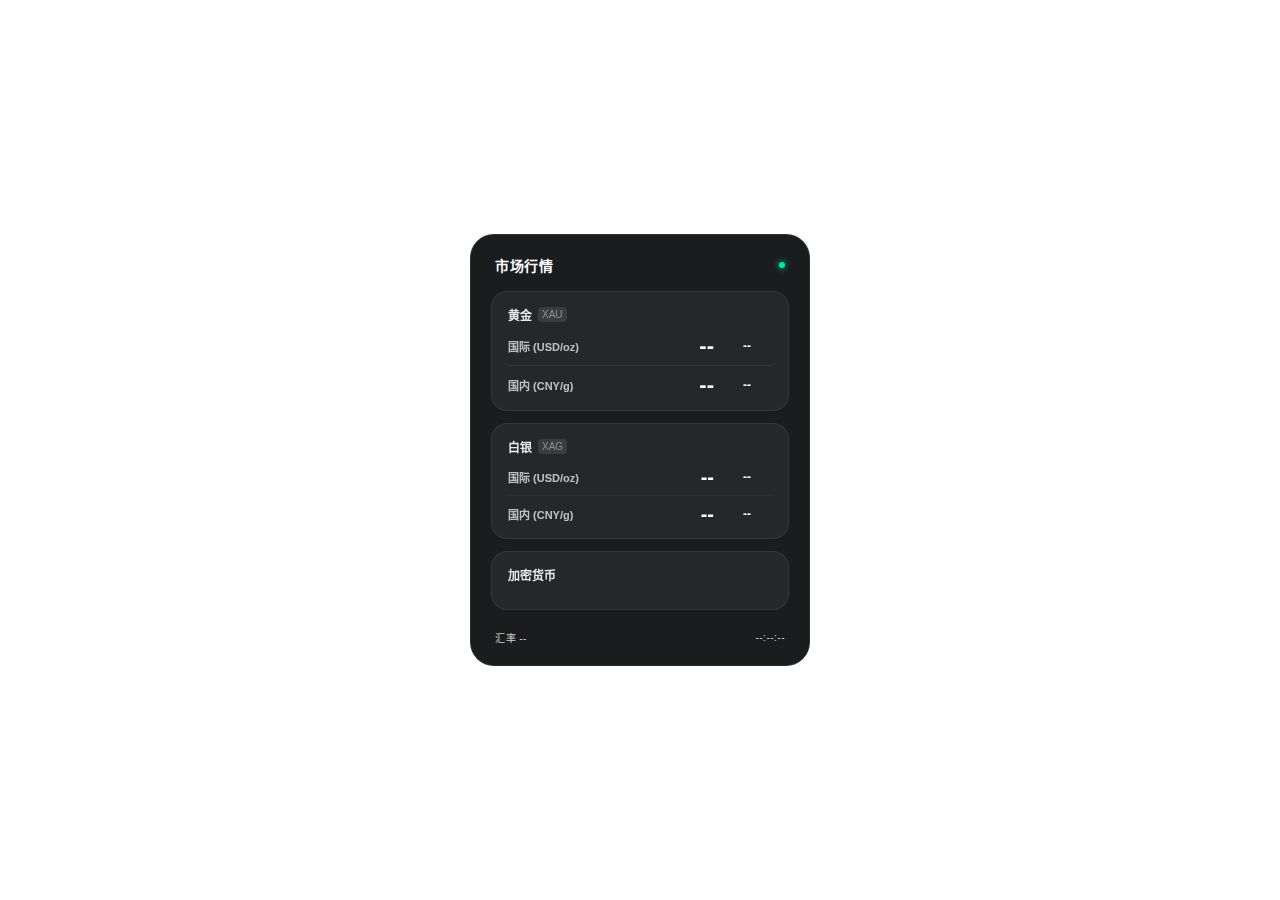
<file: ui/index.html>
<!DOCTYPE html>
<html lang="zh-CN">

<head>
    <meta charset="UTF-8">
    <meta name="viewport" content="width=device-width, initial-scale=1.0">
    <title>Gold Monitor</title>
    <link rel="stylesheet" href="style.css">
</head>

<body>
    <div class="app-container" id="main-container">
        <div class="drag-handle"></div>

        <!-- Header -->
        <div class="app-header">
            <span class="app-name">市场行情</span>
            <div class="header-right">
                <!-- Status Dot Top Right -->
                <div class="status-indicator active" id="status-dot"></div>
            </div>
        </div>

        <div class="cards-container">

            <!-- Gold Card -->
            <div class="card" id="section-gold">
                <div class="card-header">
                    <span class="card-label">黄金</span>
                    <span class="card-symbol">XAU</span>
                    <span id="gold-market-status" class="market-tag"></span>
                </div>

                <div class="card-body">
                    <!-- International -->
                    <div class="data-row">
                        <div class="row-label">国际 (USD/oz)</div>
                        <div class="row-content">
                            <div class="big-price" id="gold-intl-price">--</div>
                            <div class="change-tag" id="gold-intl-change">--</div>
                        </div>
                    </div>

                    <div class="row-divider"></div>

                    <!-- Domestic -->
                    <div class="data-row">
                        <div class="row-label">国内 (CNY/g)</div>
                        <div class="row-content">
                            <div class="big-price" id="gold-dom-price">--</div>
                            <div class="change-tag" id="gold-dom-change">--</div>
                        </div>
                    </div>
                </div>
            </div>

            <!-- Silver Card -->
            <div class="card" id="section-silver">
                <div class="card-header">
                    <span class="card-label">白银</span>
                    <span class="card-symbol">XAG</span>
                    <span id="silver-market-status" class="market-tag"></span>
                </div>

                <div class="card-body">
                    <div class="data-row">
                        <div class="row-label">国际 (USD/oz)</div>
                        <div class="row-content">
                            <div class="big-price small-mod" id="silver-intl-price">--</div>
                            <div class="change-tag" id="silver-intl-change">--</div>
                        </div>
                    </div>

                    <div class="row-divider"></div>

                    <div class="data-row">
                        <div class="row-label">国内 (CNY/g)</div>
                        <div class="row-content">
                            <div class="big-price small-mod" id="silver-dom-price">--</div>
                            <div class="change-tag" id="silver-dom-change">--</div>
                        </div>
                    </div>
                </div>
            </div>

            <!-- Crypto Card -->
            <div class="card" id="section-crypto">
                <div class="card-header">
                    <span class="card-label">加密货币</span>
                </div>
                <!-- Crypto List -->
                <div class="crypto-list" id="crypto-list">
                    <!-- Dynamic -->
                </div>
            </div>

        </div>

        <!-- Footer -->
        <div class="footer-info">
            <!-- Exchange Rate Bottom Left -->
            <div class="exchange-display">汇率 <span id="exchange-rate" class="rate-val">--</span></div>
            <!-- Time Bottom Right -->
            <div class="time-display" id="update-time">--:--:--</div>
        </div>
    </div>

    <script>
        const defaultConfig = {
            "gold": true, "silver": true, "crypto": true,
            "BTC": true, "ETH": true, "SOL": true, "BNB": true, "HYPE": true
        };
        let stored = {};
        try { stored = JSON.parse(localStorage.getItem('gold_monitor_v4') || '{}'); } catch (e) { }
        const config = { ...defaultConfig, ...stored };
        const cryptoOrder = ['BTC', 'ETH', 'BNB', 'SOL', 'HYPE'];

        function applyConfig() {
            ['gold', 'silver', 'crypto'].forEach(key => {
                const el = document.getElementById('section-' + key);
                if (el) el.style.display = config[key] ? 'flex' : 'none';
            });
            updateCryptoStyles();
        }

        function updateCryptoStyles() {
            cryptoOrder.forEach(symbol => {
                const el = document.getElementById('crypto-' + symbol);
                if (el) el.style.display = config[symbol] ? 'flex' : 'none';
            });
        }
        applyConfig();

        function toggleSection(key) {
            config[key] = !config[key];
            localStorage.setItem('gold_monitor_v4', JSON.stringify(config));
            applyConfig();
        }

        function updateUI(data) {
            if (data.error) console.warn("Fetch Error:", data.error);

            if (data.exchange_rate) {
                document.getElementById('exchange-rate').innerText = data.exchange_rate.toFixed(4);
            }

            if (config.gold && data.gold) {
                updateFullRow('gold-intl', data.gold.intl, data.gold.intl_change, 2);
                updateFullRow('gold-dom', data.gold.dom, data.gold.dom_change, 2);
            }

            if (config.silver && data.silver) {
                updateFullRow('silver-intl', data.silver.intl, data.silver.intl_change, 2);
                updateFullRow('silver-dom', data.silver.dom, data.silver.dom_change, 2);
            }

            if (config.crypto && data.crypto) {
                renderCrypto(data.crypto);
            }

            if (data.market_status) {
                updateStatus('gold', data.market_status.gold);
                updateStatus('silver', data.market_status.silver);
            }

            document.getElementById('update-time').innerText = new Date().toLocaleTimeString('zh-CN', { hour12: false });
        }

        // 存储上次价格用于动画判断
        const lastPrices = {};

        function updateFullRow(prefix, price, change, prec) {
            const pEl = document.getElementById(prefix + '-price');
            const cEl = document.getElementById(prefix + '-change');
            if (!pEl) return;

            const pVal = parseFloat(price || 0).toFixed(prec);
            const cVal = parseFloat(change || 0);
            const cTxt = (cVal >= 0 ? '+' : '') + cVal.toFixed(2) + '%';

            // 判断价格变动方向并触发动画
            const lastPrice = lastPrices[prefix];
            const currentPrice = parseFloat(price || 0);
            if (lastPrice !== undefined && lastPrice !== currentPrice && pEl.innerText !== '--') {
                const direction = currentPrice > lastPrice ? 'up' : 'down';
                pEl.classList.remove('price-updated-up', 'price-updated-down');
                void pEl.offsetWidth; // 强制重绘
                pEl.classList.add('price-updated-' + direction);
            }
            lastPrices[prefix] = currentPrice;

            if (pEl.innerText !== pVal) pEl.innerText = pVal;
            if (cEl.innerText !== cTxt) cEl.innerText = cTxt;

            const state = cVal >= 0 ? 'up' : 'down';
            pEl.className = 'big-price ' + state + (prefix.includes('silver') ? ' small-mod' : '');
            cEl.className = 'change-tag ' + state;
        }

        function updateStatus(type, status) {
            const el = document.getElementById(type + '-market-status');
            if (!el) return;
            if (status === 'closed') {
                el.innerText = '休市';
                el.style.display = 'inline-block';
            } else {
                el.innerText = '';
                el.style.display = 'none';
            }
        }

        function renderCrypto(data) {
            const container = document.getElementById('crypto-list');
            cryptoOrder.forEach(symbol => {
                if (!data[symbol]) return;
                let row = document.getElementById('crypto-' + symbol);
                if (!row) {
                    row = document.createElement('div');
                    row.id = 'crypto-' + symbol;
                    row.className = 'crypto-row';
                    row.innerHTML = `<span class="c-sym">${symbol}</span>
                                     <span class="c-price">--</span>
                                     <span class="c-change">--</span>`;
                    container.appendChild(row);
                }

                if (!config[symbol]) {
                    row.style.display = 'none';
                    return;
                } else {
                    row.style.display = 'flex';
                }

                const info = data[symbol];
                // 统一保留两位小数
                const pVal = info.price.toFixed(2);
                row.querySelector('.c-price').innerText = pVal;

                const cVal = info.change;
                const cEl = row.querySelector('.c-change');
                cEl.innerText = (cVal >= 0 ? '+' : '') + cVal.toFixed(2) + '%';
                cEl.className = 'c-change ' + (cVal >= 0 ? 'up' : 'down');
            });
        }


    </script>
</body>

</html>
</file>
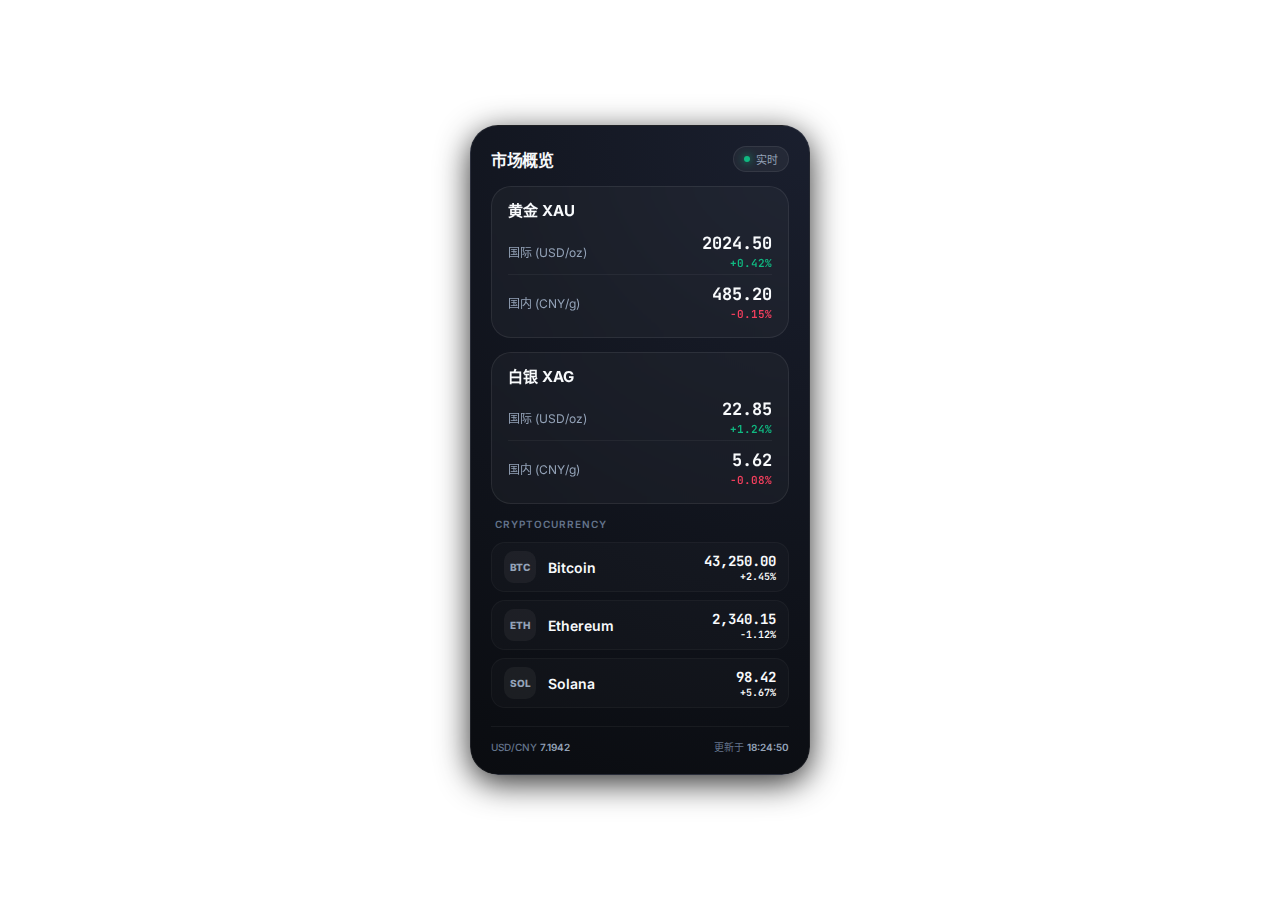
<file: resources/redesign/index.html>
<!DOCTYPE html>
<html lang="zh-CN">

<head>
    <meta charset="UTF-8">
    <meta name="viewport" content="width=device-width, initial-scale=1.0">
    <title>Premium Market Monitor</title>
    <!-- 引入 Inter 字体提升排版质感 -->
    <link rel="preconnect" href="https://fonts.googleapis.com">
    <link rel="preconnect" href="https://fonts.gstatic.com" crossorigin>
    <link
        href="https://fonts.googleapis.com/css2?family=Inter:wght@400;500;600;700;800&family=JetBrains+Mono:wght@500;600;700&display=swap"
        rel="stylesheet">
    <link rel="stylesheet" href="style.css">
</head>

<body>
    <div class="app-window shell" id="app">
        <div class="drag-handle"></div>

        <!-- 头部区域 -->
        <header class="header">
            <div class="brand">
                <h1 class="brand-name">市场概览</h1>
            </div>
            <div class="status-badge">
                <div class="status-dot"></div>
                <span id="sync-status">实时</span>
            </div>
        </header>

        <!-- 黄金卡片 -->
        <section class="asset-card" id="card-gold">
            <div class="asset-info">
                <div class="asset-name-group">
                    <h2 class="asset-title">黄金 XAU</h2>
                </div>
            </div>

            <div class="price-row" id="row-gold-intl">
                <span class="price-label">国际 (USD/oz)</span>
                <div class="price-value-group">
                    <div class="price-main" id="gold-intl-price">2024.50</div>
                    <div class="price-change up" id="gold-intl-change">+0.42%</div>
                </div>
            </div>

            <div class="price-row" id="row-gold-dom">
                <span class="price-label">国内 (CNY/g)</span>
                <div class="price-value-group">
                    <div class="price-main" id="gold-dom-price">485.20</div>
                    <div class="price-change down" id="gold-dom-change">-0.15%</div>
                </div>
            </div>
        </section>

        <!-- 白银卡片 -->
        <section class="asset-card" id="card-silver">
            <div class="asset-info">
                <div class="asset-name-group">
                    <h2 class="asset-title">白银 XAG</h2>
                </div>
            </div>

            <div class="price-row" id="row-silver-intl">
                <span class="price-label">国际 (USD/oz)</span>
                <div class="price-value-group">
                    <div class="price-main" id="silver-intl-price">22.85</div>
                    <div class="price-change up" id="silver-intl-change">+1.24%</div>
                </div>
            </div>

            <div class="price-row" id="row-silver-dom">
                <span class="price-label">国内 (CNY/g)</span>
                <div class="price-value-group">
                    <div class="price-main" id="silver-dom-price">5.62</div>
                    <div class="price-change down" id="silver-dom-change">-0.08%</div>
                </div>
            </div>
        </section>

        <!-- 加密货币列表 -->
        <section class="crypto-section">
            <div class="asset-label" style="margin-bottom: 4px; padding-left: 4px;">Cryptocurrency</div>

            <!-- BTC -->
            <div class="crypto-item">
                <div class="crypto-symbol">BTC</div>
                <div class="crypto-name">Bitcoin</div>
                <div class="crypto-price-group">
                    <div class="crypto-price" id="crypto-BTC-price">43,250.00</div>
                    <div class="crypto-change up" id="crypto-BTC-change">+2.45%</div>
                </div>
            </div>

            <!-- ETH -->
            <div class="crypto-item">
                <div class="crypto-symbol">ETH</div>
                <div class="crypto-name">Ethereum</div>
                <div class="crypto-price-group">
                    <div class="crypto-price" id="crypto-ETH-price">2,340.15</div>
                    <div class="crypto-change down" id="crypto-ETH-change">-1.12%</div>
                </div>
            </div>

            <!-- SOL -->
            <div class="crypto-item">
                <div class="crypto-symbol">SOL</div>
                <div class="crypto-name">Solana</div>
                <div class="crypto-price-group">
                    <div class="crypto-price" id="crypto-SOL-price">98.42</div>
                    <div class="crypto-change up" id="crypto-SOL-change">+5.67%</div>
                </div>
            </div>
        </section>

        <!-- 底部元信息 -->
        <footer class="footer">
            <div class="meta-info">
                USD/CNY <span class="meta-value" id="fx-rate">7.1942</span>
            </div>
            <div class="meta-info">
                更新于 <span class="meta-value" id="last-update">18:24:50</span>
            </div>
        </footer>
    </div>

    <script>
        // 模拟数据更新逻辑，仅用于演示动画效果
        function simulateUpdates() {
            setInterval(() => {
                const elements = [
                    { id: 'gold-intl-price', change: 'gold-intl-change', base: 2024.50, var: 2 },
                    { id: 'silver-intl-price', change: 'silver-intl-change', base: 22.85, var: 0.5 },
                    { id: 'crypto-BTC-price', change: 'crypto-BTC-change', base: 43250.00, var: 100 }
                ];

                const target = elements[Math.floor(Math.random() * elements.length)];
                const el = document.getElementById(target.id);
                const cEl = document.getElementById(target.change);

                const oldPrice = parseFloat(el.innerText.replace(/,/g, ''));
                const newPrice = target.base + (Math.random() - 0.5) * target.var;
                const direction = newPrice > oldPrice ? 'up' : 'down';

                el.innerText = newPrice.toLocaleString(undefined, { minimumFractionDigits: 2, maximumFractionDigits: 2 });

                // 触发酷炫的闪烁动画
                const parentRow = el.closest('.price-row') || el.closest('.crypto-item');
                parentRow.classList.remove('flash-up', 'flash-down');
                void parentRow.offsetWidth; // 触发重绘
                parentRow.classList.add('flash-' + direction);

                // 更新百分比演示
                const diff = ((newPrice - target.base) / target.base * 100).toFixed(2);
                cEl.innerText = (diff >= 0 ? '+' : '') + diff + '%';
                cEl.className = 'price-change ' + (diff >= 0 ? 'up' : 'down');
                if (cEl.classList.contains('crypto-change')) cEl.className = 'crypto-change ' + (diff >= 0 ? 'up' : 'down');

            }, 3000);
        }

        // 初始化更新时间
        function updateTime() {
            const now = new Date();
            document.getElementById('last-update').innerText = now.toTimeString().split(' ')[0];
        }

        // simulateUpdates();
        setInterval(updateTime, 1000);
    </script>
</body>

</html>
</file>
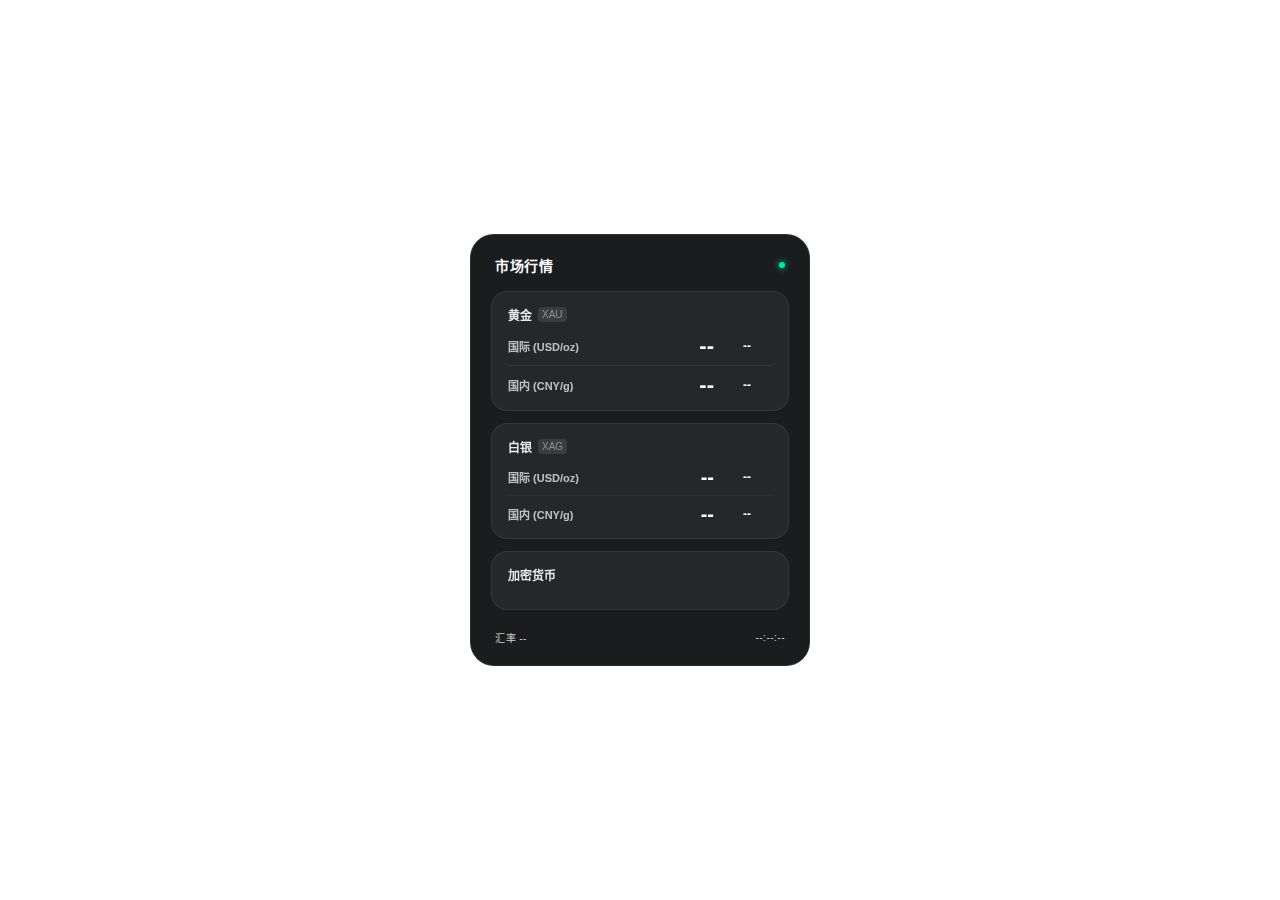
<file: resources/ui/index.html>
<!DOCTYPE html>
<html lang="zh-CN">

<head>
    <meta charset="UTF-8">
    <meta name="viewport" content="width=device-width, initial-scale=1.0">
    <title>Gold Monitor</title>
    <link rel="stylesheet" href="style.css">
</head>

<body>
    <div class="app-container" id="main-container">
        <div class="drag-handle"></div>

        <!-- Header -->
        <div class="app-header">
            <span class="app-name">市场行情</span>
            <div class="header-right">
                <!-- Status Dot Top Right -->
                <div class="status-indicator active" id="status-dot"></div>
            </div>
        </div>

        <div class="cards-container">

            <!-- Gold Card -->
            <div class="card" id="section-gold">
                <div class="card-header">
                    <span class="card-label">黄金</span>
                    <span class="card-symbol">XAU</span>
                    <span id="gold-market-status" class="market-tag"></span>
                </div>

                <div class="card-body">
                    <!-- International -->
                    <div class="data-row">
                        <div class="row-label">国际 (USD/oz)</div>
                        <div class="row-content">
                            <div class="big-price" id="gold-intl-price">--</div>
                            <div class="change-tag" id="gold-intl-change">--</div>
                        </div>
                    </div>

                    <div class="row-divider"></div>

                    <!-- Domestic -->
                    <div class="data-row">
                        <div class="row-label">国内 (CNY/g)</div>
                        <div class="row-content">
                            <div class="big-price" id="gold-dom-price">--</div>
                            <div class="change-tag" id="gold-dom-change">--</div>
                        </div>
                    </div>
                </div>
            </div>

            <!-- Silver Card -->
            <div class="card" id="section-silver">
                <div class="card-header">
                    <span class="card-label">白银</span>
                    <span class="card-symbol">XAG</span>
                    <span id="silver-market-status" class="market-tag"></span>
                </div>

                <div class="card-body">
                    <div class="data-row">
                        <div class="row-label">国际 (USD/oz)</div>
                        <div class="row-content">
                            <div class="big-price small-mod" id="silver-intl-price">--</div>
                            <div class="change-tag" id="silver-intl-change">--</div>
                        </div>
                    </div>

                    <div class="row-divider"></div>

                    <div class="data-row">
                        <div class="row-label">国内 (CNY/g)</div>
                        <div class="row-content">
                            <div class="big-price small-mod" id="silver-dom-price">--</div>
                            <div class="change-tag" id="silver-dom-change">--</div>
                        </div>
                    </div>
                </div>
            </div>

            <!-- Crypto Card -->
            <div class="card" id="section-crypto">
                <div class="card-header">
                    <span class="card-label">加密货币</span>
                </div>
                <!-- Crypto List -->
                <div class="crypto-list" id="crypto-list">
                    <!-- Dynamic -->
                </div>
            </div>

        </div>

        <!-- Footer -->
        <div class="footer-info">
            <!-- Exchange Rate Bottom Left -->
            <div class="exchange-display">汇率 <span id="exchange-rate" class="rate-val">--</span></div>
            <!-- Time Bottom Right -->
            <div class="time-display" id="update-time">--:--:--</div>
        </div>
    </div>

    <script>
        const defaultConfig = {
            "gold": true, "silver": true, "crypto": true,
            "BTC": true, "ETH": true, "SOL": true, "BNB": true, "HYPE": true
        };
        let stored = {};
        try { stored = JSON.parse(localStorage.getItem('gold_monitor_v4') || '{}'); } catch (e) { }
        const config = { ...defaultConfig, ...stored };
        const cryptoOrder = ['BTC', 'ETH', 'BNB', 'SOL', 'HYPE'];

        function applyConfig() {
            ['gold', 'silver', 'crypto'].forEach(key => {
                const el = document.getElementById('section-' + key);
                if (el) el.style.display = config[key] ? 'flex' : 'none';
            });
            updateCryptoStyles();
        }

        function updateCryptoStyles() {
            cryptoOrder.forEach(symbol => {
                const el = document.getElementById('crypto-' + symbol);
                if (el) el.style.display = config[symbol] ? 'flex' : 'none';
            });
        }
        applyConfig();

        function toggleSection(key) {
            config[key] = !config[key];
            localStorage.setItem('gold_monitor_v4', JSON.stringify(config));
            applyConfig();
        }

        function updateUI(data) {
            if (data.error) console.warn("Fetch Error:", data.error);

            if (data.exchange_rate) {
                document.getElementById('exchange-rate').innerText = data.exchange_rate.toFixed(4);
            }

            if (config.gold && data.gold) {
                updateFullRow('gold-intl', data.gold.intl, data.gold.intl_change, 2);
                updateFullRow('gold-dom', data.gold.dom, data.gold.dom_change, 2);
            }

            if (config.silver && data.silver) {
                updateFullRow('silver-intl', data.silver.intl, data.silver.intl_change, 2);
                updateFullRow('silver-dom', data.silver.dom, data.silver.dom_change, 2);
            }

            if (config.crypto && data.crypto) {
                renderCrypto(data.crypto);
            }

            if (data.market_status) {
                updateStatus('gold', data.market_status.gold);
                updateStatus('silver', data.market_status.silver);
            }

            document.getElementById('update-time').innerText = new Date().toLocaleTimeString('zh-CN', { hour12: false });
        }

        // 存储上次价格用于动画判断
        const lastPrices = {};

        function updateFullRow(prefix, price, change, prec) {
            const pEl = document.getElementById(prefix + '-price');
            const cEl = document.getElementById(prefix + '-change');
            if (!pEl) return;

            const pVal = parseFloat(price || 0).toFixed(prec);
            const cVal = parseFloat(change || 0);
            const cTxt = (cVal >= 0 ? '+' : '') + cVal.toFixed(2) + '%';

            // 判断价格变动方向并触发动画
            const lastPrice = lastPrices[prefix];
            const currentPrice = parseFloat(price || 0);
            if (lastPrice !== undefined && lastPrice !== currentPrice && pEl.innerText !== '--') {
                const direction = currentPrice > lastPrice ? 'up' : 'down';
                pEl.classList.remove('price-updated-up', 'price-updated-down');
                void pEl.offsetWidth; // 强制重绘
                pEl.classList.add('price-updated-' + direction);
            }
            lastPrices[prefix] = currentPrice;

            if (pEl.innerText !== pVal) pEl.innerText = pVal;
            if (cEl.innerText !== cTxt) cEl.innerText = cTxt;

            const state = cVal >= 0 ? 'up' : 'down';
            pEl.className = 'big-price ' + state + (prefix.includes('silver') ? ' small-mod' : '');
            cEl.className = 'change-tag ' + state;
        }

        function updateStatus(type, status) {
            const el = document.getElementById(type + '-market-status');
            if (!el) return;
            if (status === 'closed') {
                el.innerText = '休市';
                el.style.display = 'inline-block';
            } else {
                el.innerText = '';
                el.style.display = 'none';
            }
        }

        function renderCrypto(data) {
            const container = document.getElementById('crypto-list');
            cryptoOrder.forEach(symbol => {
                if (!data[symbol]) return;
                let row = document.getElementById('crypto-' + symbol);
                if (!row) {
                    row = document.createElement('div');
                    row.id = 'crypto-' + symbol;
                    row.className = 'crypto-row';
                    row.innerHTML = `<span class="c-sym">${symbol}</span>
                                     <span class="c-price">--</span>
                                     <span class="c-change">--</span>`;
                    container.appendChild(row);
                }

                if (!config[symbol]) {
                    row.style.display = 'none';
                    return;
                } else {
                    row.style.display = 'flex';
                }

                const info = data[symbol];
                // 统一保留两位小数
                const pVal = info.price.toFixed(2);
                row.querySelector('.c-price').innerText = pVal;

                const cVal = info.change;
                const cEl = row.querySelector('.c-change');
                cEl.innerText = (cVal >= 0 ? '+' : '') + cVal.toFixed(2) + '%';
                cEl.className = 'c-change ' + (cVal >= 0 ? 'up' : 'down');
            });
        }

        // Pin Button Functionality
        let isPinned = false;
        window.pinState = false;  // 立即初始化供Python轮询读取
        const pinBtn = document.getElementById('pin-btn');

        pinBtn.addEventListener('click', function () {
            isPinned = !isPinned;
            pinBtn.classList.toggle('active', isPinned);
            pinBtn.title = isPinned ? '取消置顶' : '置顶窗口';

            // 存储状态供Python轮询读取
            window.pinState = isPinned;

            console.log('置顶按钮点击，当前状态:', isPinned);
        });

        // Function to be called from Python to sync pin state
        function setPinState(pinned) {
            isPinned = pinned;
            window.pinState = isPinned;  // 确保同步更新
            pinBtn.classList.toggle('active', isPinned);
            pinBtn.title = isPinned ? '取消置顶' : '置顶窗口';
        }

        // Expose function for Python to call
        window.getPinState = function () {
            return isPinned;
        };

        // ============ 拖动处理 ============
        // 初始化拖动状态
        window.dragState = null;
        let isDragging = false;
        let dragStartX = 0;
        let dragStartY = 0;
        const dragHandle = document.querySelector('.drag-handle');

        if (dragHandle) {
            dragHandle.addEventListener('mousedown', function (e) {
                if (e.button === 0) { // 只响应左键
                    isDragging = true;
                    dragStartX = e.screenX;
                    dragStartY = e.screenY;
                    window.dragState = { action: 'start', x: e.screenX, y: e.screenY };
                    console.log('拖动开始');
                }
            });
        }

        document.addEventListener('mousemove', function (e) {
            if (isDragging) {
                const deltaX = e.screenX - dragStartX;
                const deltaY = e.screenY - dragStartY;
                window.dragState = { action: 'move', deltaX: deltaX, deltaY: deltaY, x: e.screenX, y: e.screenY };
                dragStartX = e.screenX;
                dragStartY = e.screenY;
            }
        });

        document.addEventListener('mouseup', function (e) {
            if (isDragging) {
                isDragging = false;
                window.dragState = { action: 'end' };
                console.log('拖动结束');
            }
        });

        // 右键菜单处理 - 通知Python打开菜单
        window.contextMenuRequest = null;
        document.addEventListener('contextmenu', function (e) {
            e.preventDefault();
            window.contextMenuRequest = { x: e.screenX, y: e.screenY };
            console.log('右键菜单请求');
        });

    </script>
</body>

</html>
</file>
<file: ui/style.css>
:root {
    --bg-app: rgba(14, 16, 18, 0.95);

    --card-bg: rgba(255, 255, 255, 0.05);
    --card-border: rgba(255, 255, 255, 0.08);

    --text-primary: #FFFFFF;
    --text-secondary: #8E9199;

    --col-up: #00EBA0;
    --col-up-bg: rgba(0, 235, 160, 0.15);
    --col-down: #FF4555;
    --col-down-bg: rgba(255, 69, 85, 0.15);

    --font-num: "SF Mono", "Segoe UI", "Roboto", "Helvetica Neue", Arial, sans-serif;
    --font-ui: "PingFang SC", "Microsoft YaHei", "Segoe UI", Roboto, sans-serif;
}

* {
    margin: 0;
    padding: 0;
    box-sizing: border-box;
    user-select: none;
}

body {
    height: 100vh;
    background: transparent;
    display: flex;
    justify-content: center;
    align-items: center;
    font-family: var(--font-ui);
    color: var(--text-primary);
    overflow: hidden;
}

.app-container {
    width: 340px;
    background: var(--bg-app);
    border-radius: 24px;
    padding: 20px;
    /* Box Shadow Removed */
    border: 1px solid rgba(255, 255, 255, 0.08);
    position: relative;
    display: flex;
    flex-direction: column;
    gap: 16px;
}

.drag-handle {
    position: absolute;
    top: 0;
    left: 0;
    right: 0;
    height: 30px;
    cursor: move;
    z-index: 50;
}

/* Header */
.app-header {
    display: flex;
    justify-content: space-between;
    align-items: center;
    padding: 0 4px;
}

.header-right {
    display: flex;
    align-items: center;
    gap: 10px;
}



.app-name {
    font-size: 14px;
    font-weight: 800;
    letter-spacing: 0.5px;
    color: var(--text-primary);
}

.status-indicator {
    width: 6px;
    height: 6px;
    background: var(--col-up);
    border-radius: 50%;
    box-shadow: 0 0 6px var(--col-up);
    display: inline-block;
}

/* Cards Container */
.cards-container {
    display: flex;
    flex-direction: column;
    gap: 12px;
}

/* Card Common */
.card {
    background: var(--card-bg);
    border-radius: 16px;
    padding: 14px 16px;
    border: 1px solid var(--card-border);
    display: flex;
    flex-direction: column;
    position: relative;
    overflow: hidden;
    /* 玻璃拟态微效 */
    backdrop-filter: blur(10px);
}

.card-header {
    display: flex;
    align-items: center;
    margin-bottom: 12px;
}

.card-label {
    font-size: 12px;
    font-weight: 700;
    color: rgba(255, 255, 255, 0.9);
    /* Brighter */
    margin-right: 6px;
}

.card-symbol {
    font-size: 10px;
    background: rgba(255, 255, 255, 0.1);
    padding: 2px 4px;
    border-radius: 4px;
    color: var(--text-secondary);
}

.market-tag {
    font-size: 9px;
    background: rgba(255, 170, 0, 0.25);
    color: #FFAA00;
    padding: 2px 6px;
    border-radius: 4px;
    margin-left: auto;
    display: none;
    border: 1px solid rgba(255, 170, 0, 0.4);
    font-weight: 600;
    letter-spacing: 0.5px;
}

/* Card Body Rows */
.data-row {
    display: flex;
    justify-content: space-between;
    align-items: center;
    margin-bottom: 6px;
}

.data-row:last-child {
    margin-bottom: 0;
}

.row-label {
    font-size: 11px;
    color: rgba(255, 255, 255, 0.7);
    /* Brighter from #8E9199 */
    font-weight: 600;
}

.row-content {
    display: flex;
    align-items: center;
    gap: 8px;
}

.big-price {
    font-family: var(--font-num);
    font-size: 22px;
    font-weight: 700;
    color: var(--text-primary);
    line-height: 1;
    font-variant-numeric: tabular-nums;
    font-feature-settings: "tnum";
}

.big-price.small-mod {
    font-size: 20px;
}

.change-tag {
    font-family: var(--font-num);
    font-size: 12px;
    font-weight: 600;
    padding: 2px 6px;
    border-radius: 6px;
    min-width: 50px;
    text-align: center;
}

.change-tag.up {
    background: var(--col-up-bg);
    color: var(--col-up);
}

.change-tag.down {
    background: var(--col-down-bg);
    color: var(--col-down);
}

/* 价格变动动画 */
@keyframes flash-up {
    0% {
        background-color: rgba(0, 235, 160, 0.3);
    }

    100% {
        background-color: transparent;
    }
}

@keyframes flash-down {
    0% {
        background-color: rgba(255, 69, 85, 0.3);
    }

    100% {
        background-color: transparent;
    }
}

.price-updated-up {
    animation: flash-up 0.5s ease-out;
}

.price-updated-down {
    animation: flash-down 0.5s ease-out;
}

.row-divider {
    height: 1px;
    background: rgba(255, 255, 255, 0.05);
    margin: 8px 0;
}

/* Crypto Specific */
.crypto-list {
    display: flex;
    flex-direction: column;
    gap: 6px;
}

.crypto-row {
    display: flex;
    justify-content: space-between;
    align-items: center;
    padding: 4px 6px;
    background: rgba(255, 255, 255, 0.03);
    border-radius: 8px;
}

.c-sym {
    font-size: 11px;
    font-weight: 700;
    color: rgba(255, 255, 255, 0.7);
    /* Brighter */
    width: 40px;
}

.c-price {
    font-family: var(--font-num);
    font-size: 14px;
    font-weight: 600;
    color: var(--text-primary);
    flex: 1;
    text-align: right;
    margin-right: 10px;
}

.c-change {
    font-family: var(--font-num);
    font-size: 11px;
    font-weight: 600;
    width: 50px;
    text-align: right;
}

.c-change.up {
    color: var(--col-up);
}

.c-change.down {
    color: var(--col-down);
}

/* Footer */
.footer-info {
    display: flex;
    justify-content: space-between;
    align-items: center;
    margin-top: 4px;
    padding: 0 4px;
}

.exchange-display,
.time-display {
    font-size: 10px;
    color: rgba(255, 255, 255, 0.8);
    /* Significantly brighter */
    font-family: var(--font-num);
    font-weight: 500;
    letter-spacing: 0.5px;
}

.rate-val {
    color: inherit;
    font-family: inherit;
    font-weight: inherit;
}
</file>
<file: resources/redesign/style.css>
:root {
    /* 核心调色板 - 现代深色系 */
    --bg-main: #0a0c10;
    --bg-accent: radial-gradient(circle at top right, #1a1f2e 0%, #0a0c10 100%);

    /* 玻璃拟态卡片 */
    --card-bg: rgba(255, 255, 255, 0.03);
    --card-border: rgba(255, 255, 255, 0.08);
    --card-hover-bg: rgba(255, 255, 255, 0.06);
    --card-shadow: 0 8px 32px 0 rgba(0, 0, 0, 0.82);

    /* 文本颜色 */
    --text-primary: #f8fafc;
    --text-secondary: #94a3b8;
    --text-muted: #64748b;

    /* 趋势颜色 */
    --color-up: #10b981;
    /* Emerald 500 */
    --color-up-soft: rgba(16, 185, 129, 0.15);
    --color-down: #f43f5e;
    /* Rose 500 */
    --color-down-soft: rgba(244, 63, 94, 0.15);
    --color-gold: #f59e0b;
    /* Amber 500 */
    --color-silver: #94a3b8;
    /* Slate 400 */

    /* 字体族 */
    --font-sans: 'Inter', -apple-system, BlinkMacSystemFont, "Segoe UI", Roboto, Helvetica, Arial, sans-serif;
    --font-mono: 'JetBrains Mono', 'SF Mono', 'Fira Code', monospace;
}

* {
    margin: 0;
    padding: 0;
    box-sizing: border-box;
    -webkit-font-smoothing: antialiased;
}

body {
    background: transparent;
    font-family: var(--font-sans);
    color: var(--text-primary);
    display: flex;
    justify-content: center;
    align-items: center;
    min-height: 100vh;
    overflow: hidden;
}

.app-window {
    width: 340px;
    background: var(--bg-accent);
    border-radius: 28px;
    padding: 20px;
    border: 1px solid var(--card-border);
    box-shadow: var(--card-shadow);
    display: flex;
    flex-direction: column;
    gap: 14px;
    position: relative;
}

/* 顶部拖拽手柄 */
.drag-handle {
    position: absolute;
    top: 0;
    left: 0;
    right: 0;
    height: 32px;
    cursor: move;
    z-index: 100;
}

/* 头部样式 */
.header {
    display: flex;
    justify-content: space-between;
    align-items: center;
}

.brand {
    display: flex;
    align-items: center;
    gap: 8px;
}

.brand-icon {
    width: 24px;
    height: 24px;
    background: linear-gradient(135deg, #f59e0b, #d97706);
    border-radius: 6px;
    display: flex;
    align-items: center;
    justify-content: center;
    box-shadow: 0 0 15px rgba(245, 158, 11, 0.3);
}

.brand-name {
    font-size: 16px;
    font-weight: 700;
    letter-spacing: -0.5px;
}

.status-badge {
    display: flex;
    align-items: center;
    gap: 6px;
    background: rgba(255, 255, 255, 0.05);
    padding: 4px 10px;
    border-radius: 20px;
    font-size: 11px;
    color: var(--text-secondary);
    border: 1px solid var(--card-border);
}

.status-dot {
    width: 6px;
    height: 6px;
    background: var(--color-up);
    border-radius: 50%;
    box-shadow: 0 0 8px var(--color-up);
}

/* 资产卡片 */
.asset-card {
    background: var(--card-bg);
    border: 1px solid var(--card-border);
    border-radius: 20px;
    padding: 12px 16px;
    backdrop-filter: blur(12px);
    transition: all 0.3s cubic-bezier(0.4, 0, 0.2, 1);
}

.asset-card:hover {
    background: var(--card-hover-bg);
    border-color: rgba(255, 255, 255, 0.15);
    transform: translateY(-2px);
}

.asset-info {
    display: flex;
    justify-content: space-between;
    align-items: flex-start;
    margin-bottom: 8px;
}

.asset-name-group {
    display: flex;
    flex-direction: column;
}

.asset-label {
    font-size: 10px;
    color: var(--text-muted);
    font-weight: 600;
    text-transform: uppercase;
    letter-spacing: 1px;
}

.asset-title {
    font-size: 15px;
    font-weight: 700;
}

.market-status {
    font-size: 10px;
    padding: 2px 8px;
    background: rgba(245, 158, 11, 0.1);
    color: var(--color-gold);
    border: 0.5px solid rgba(245, 158, 11, 0.2);
    border-radius: 4px;
    font-weight: 600;
}

/* 价格行 */
.price-row {
    display: flex;
    justify-content: space-between;
    align-items: center;
    padding: 4px 0;
}

.price-row:not(:last-child) {
    border-bottom: 1px solid rgba(255, 255, 255, 0.05);
    margin-bottom: 4px;
}

.price-label {
    font-size: 12px;
    color: var(--text-secondary);
}

.price-value-group {
    text-align: right;
}

.price-main {
    font-family: var(--font-mono);
    font-size: 17px;
    font-weight: 700;
    color: var(--text-primary);
}

.price-change {
    font-family: var(--font-mono);
    font-size: 11px;
    font-weight: 600;
    margin-top: 2px;
}

.price-change.up {
    color: var(--color-up);
}

.price-change.down {
    color: var(--color-down);
}

/* 加密货币列表 */
.crypto-section {
    display: flex;
    flex-direction: column;
    gap: 8px;
}

.crypto-item {
    display: flex;
    align-items: center;
    background: rgba(255, 255, 255, 0.02);
    padding: 8px 12px;
    border-radius: 14px;
    border: 1px solid rgba(255, 255, 255, 0.04);
}

.crypto-symbol {
    width: 32px;
    height: 32px;
    background: rgba(255, 255, 255, 0.05);
    border-radius: 10px;
    display: flex;
    align-items: center;
    justify-content: center;
    font-weight: 800;
    font-size: 10px;
    color: var(--text-secondary);
    margin-right: 12px;
}

.crypto-name {
    flex: 1;
    font-size: 14px;
    font-weight: 600;
}

.crypto-price-group {
    text-align: right;
}

.crypto-price {
    font-family: var(--font-mono);
    font-size: 14px;
    font-weight: 700;
}

.crypto-change {
    font-family: var(--font-mono);
    font-size: 10px;
    font-weight: 600;
}

/* 底部栏 */
.footer {
    display: flex;
    justify-content: space-between;
    align-items: center;
    margin-top: 4px;
    padding-top: 12px;
    border-top: 1px solid rgba(255, 255, 255, 0.05);
}

.meta-info {
    font-size: 10px;
    color: var(--text-muted);
    font-weight: 500;
}

.meta-value {
    color: var(--text-secondary);
    font-weight: 600;
}

/* 动画效果 */
@keyframes pulse-up {
    0% {
        background-color: transparent;
    }

    50% {
        background-color: var(--color-up-soft);
    }

    100% {
        background-color: transparent;
    }
}

@keyframes pulse-down {
    0% {
        background-color: transparent;
    }

    50% {
        background-color: var(--color-down-soft);
    }

    100% {
        background-color: transparent;
    }
}

.flash-up {
    animation: pulse-up 0.8s ease-out;
}

.flash-down {
    animation: pulse-down 0.8s ease-out;
}
</file>
<file: resources/ui/style.css>
:root {
    --bg-app: rgba(14, 16, 18, 0.95);

    --card-bg: rgba(255, 255, 255, 0.05);
    --card-border: rgba(255, 255, 255, 0.08);

    --text-primary: #FFFFFF;
    --text-secondary: #8E9199;

    --col-up: #00EBA0;
    --col-up-bg: rgba(0, 235, 160, 0.15);
    --col-down: #FF4555;
    --col-down-bg: rgba(255, 69, 85, 0.15);

    --font-num: "SF Mono", "Segoe UI", "Roboto", "Helvetica Neue", Arial, sans-serif;
    --font-ui: "PingFang SC", "Microsoft YaHei", "Segoe UI", Roboto, sans-serif;
}

* {
    margin: 0;
    padding: 0;
    box-sizing: border-box;
    user-select: none;
}

body {
    height: 100vh;
    background: transparent;
    display: flex;
    justify-content: center;
    align-items: center;
    font-family: var(--font-ui);
    color: var(--text-primary);
    overflow: hidden;
}

.app-container {
    width: 340px;
    background: var(--bg-app);
    border-radius: 24px;
    padding: 20px;
    /* Box Shadow Removed */
    border: 1px solid rgba(255, 255, 255, 0.08);
    position: relative;
    display: flex;
    flex-direction: column;
    gap: 16px;
}

.drag-handle {
    position: absolute;
    top: 15px;
    left: 90px;
    /* 从"市场行情"右侧开始 */
    right: 55px;
    /* 在置顶按钮左侧结束 */
    height: 30px;
    cursor: move;
    z-index: 50;
    /* 调试用，正式版可删除 */
    /* background: rgba(255, 0, 0, 0.2); */
}

/* Header */
.app-header {
    display: flex;
    justify-content: space-between;
    align-items: center;
    padding: 0 4px;
}

.header-right {
    display: flex;
    align-items: center;
    gap: 10px;
}



.app-name {
    font-size: 14px;
    font-weight: 800;
    letter-spacing: 0.5px;
    color: var(--text-primary);
}

.status-indicator {
    width: 6px;
    height: 6px;
    background: var(--col-up);
    border-radius: 50%;
    box-shadow: 0 0 6px var(--col-up);
    display: inline-block;
}

/* Pin Button */
.pin-btn {
    width: 18px;
    height: 18px;
    padding: 0;
    background: transparent;
    border: none;
    cursor: pointer;
    display: flex;
    align-items: center;
    justify-content: center;
    color: rgba(255, 255, 255, 0.35);
    transition: all 0.2s ease;
    border-radius: 3px;
    margin-right: 6px;
}

.pin-btn:hover {
    color: rgba(255, 255, 255, 0.7);
}

.pin-btn.active {
    color: rgba(255, 255, 255, 0.9);
}

.pin-btn svg {
    width: 14px;
    height: 14px;
}

/* Cards Container */
.cards-container {
    display: flex;
    flex-direction: column;
    gap: 12px;
}

/* Card Common */
.card {
    background: var(--card-bg);
    border-radius: 16px;
    padding: 14px 16px;
    border: 1px solid var(--card-border);
    display: flex;
    flex-direction: column;
    position: relative;
    overflow: hidden;
    /* 玻璃拟态微效 */
    backdrop-filter: blur(10px);
}

.card-header {
    display: flex;
    align-items: center;
    margin-bottom: 12px;
}

.card-label {
    font-size: 12px;
    font-weight: 700;
    color: rgba(255, 255, 255, 0.9);
    /* Brighter */
    margin-right: 6px;
}

.card-symbol {
    font-size: 10px;
    background: rgba(255, 255, 255, 0.1);
    padding: 2px 4px;
    border-radius: 4px;
    color: var(--text-secondary);
}

.market-tag {
    font-size: 9px;
    background: rgba(255, 170, 0, 0.25);
    color: #FFAA00;
    padding: 2px 6px;
    border-radius: 4px;
    margin-left: auto;
    display: none;
    border: 1px solid rgba(255, 170, 0, 0.4);
    font-weight: 600;
    letter-spacing: 0.5px;
}

/* Card Body Rows */
.data-row {
    display: flex;
    justify-content: space-between;
    align-items: center;
    margin-bottom: 6px;
}

.data-row:last-child {
    margin-bottom: 0;
}

.row-label {
    font-size: 11px;
    color: rgba(255, 255, 255, 0.7);
    /* Brighter from #8E9199 */
    font-weight: 600;
}

.row-content {
    display: flex;
    align-items: center;
    gap: 8px;
}

.big-price {
    font-family: var(--font-num);
    font-size: 22px;
    font-weight: 700;
    color: var(--text-primary);
    line-height: 1;
    font-variant-numeric: tabular-nums;
    font-feature-settings: "tnum";
}

.big-price.small-mod {
    font-size: 20px;
}

.change-tag {
    font-family: var(--font-num);
    font-size: 12px;
    font-weight: 600;
    padding: 2px 6px;
    border-radius: 6px;
    min-width: 50px;
    text-align: center;
}

.change-tag.up {
    background: var(--col-up-bg);
    color: var(--col-up);
}

.change-tag.down {
    background: var(--col-down-bg);
    color: var(--col-down);
}

/* 价格变动动画 */
@keyframes flash-up {
    0% {
        background-color: rgba(0, 235, 160, 0.3);
    }

    100% {
        background-color: transparent;
    }
}

@keyframes flash-down {
    0% {
        background-color: rgba(255, 69, 85, 0.3);
    }

    100% {
        background-color: transparent;
    }
}

.price-updated-up {
    animation: flash-up 0.5s ease-out;
}

.price-updated-down {
    animation: flash-down 0.5s ease-out;
}

.row-divider {
    height: 1px;
    background: rgba(255, 255, 255, 0.05);
    margin: 8px 0;
}

/* Crypto Specific */
.crypto-list {
    display: flex;
    flex-direction: column;
    gap: 6px;
}

.crypto-row {
    display: flex;
    justify-content: space-between;
    align-items: center;
    padding: 4px 6px;
    background: rgba(255, 255, 255, 0.03);
    border-radius: 8px;
}

.c-sym {
    font-size: 11px;
    font-weight: 700;
    color: rgba(255, 255, 255, 0.7);
    /* Brighter */
    width: 40px;
}

.c-price {
    font-family: var(--font-num);
    font-size: 14px;
    font-weight: 600;
    color: var(--text-primary);
    flex: 1;
    text-align: right;
    margin-right: 10px;
}

.c-change {
    font-family: var(--font-num);
    font-size: 11px;
    font-weight: 600;
    width: 50px;
    text-align: right;
}

.c-change.up {
    color: var(--col-up);
}

.c-change.down {
    color: var(--col-down);
}

/* Footer */
.footer-info {
    display: flex;
    justify-content: space-between;
    align-items: center;
    margin-top: 4px;
    padding: 0 4px;
}

.exchange-display,
.time-display {
    font-size: 10px;
    color: rgba(255, 255, 255, 0.8);
    /* Significantly brighter */
    font-family: var(--font-num);
    font-weight: 500;
    letter-spacing: 0.5px;
}

.rate-val {
    color: inherit;
    font-family: inherit;
    font-weight: inherit;
}
</file>
